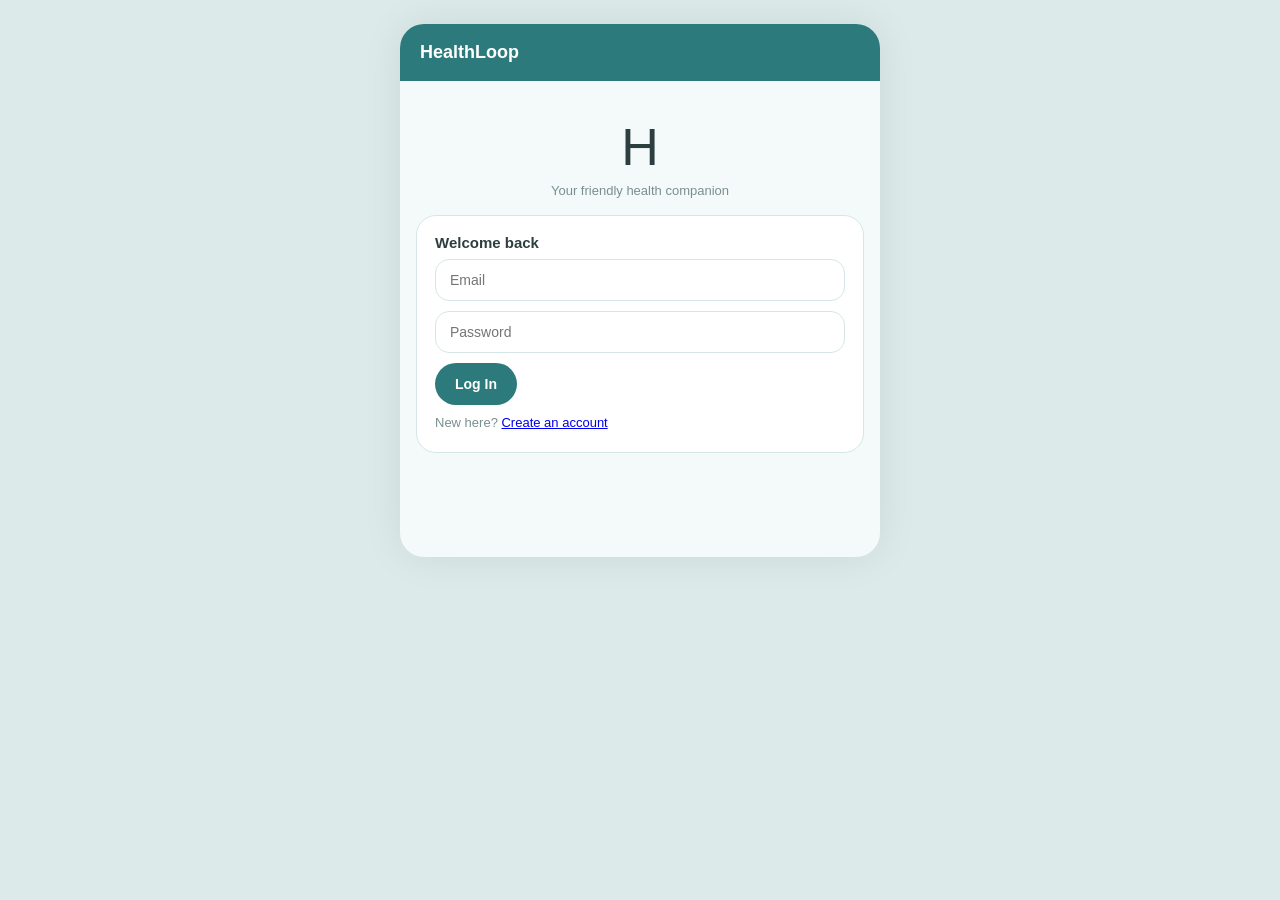
<file: healthloop/frontend/index.html>
<!DOCTYPE html>
<html lang="en">
<head>
<meta charset="UTF-8" />
<meta name="viewport" content="width=device-width, initial-scale=1.0" />
<title>HealthLoop</title>
<link rel="stylesheet" href="style.css" />
</head>
<body>
<div class="app-shell">
  <nav class="side-nav" id="side-nav" style="display:none;">
    <div class="brand">H</div>
    <a href="index.html" class="active"><span>Home</span></a>
    <a href="upload.html"><span>Reports</span></a>
    <a href="reminders.html"><span>Meds</span></a>
    <a href="triage.html"><span>Care</span></a>
    <a href="mental-health.html"><span>Talk</span></a>
    <a href="my-data.html"><span>My Data</span></a>
    <a href="#" onclick="logout(); return false;"><span>Log Out</span></a>
  </nav>

  <div class="content-area">
  <header class="topbar">
    <h1>HealthLoop</h1>
    <span id="user-badge" style="font-size:12px;"></span>
  </header>

  <main>
    <!-- ---------- Auth: login / signup ---------- -->
    <div id="auth-area" style="display:none;">
      <div class="auth-hero">
        <div class="mascot">H</div>
        <p>Your friendly health companion</p>
      </div>
      <div class="card">
        <h3 id="auth-title">Welcome back</h3>

        <div id="login-form">
          <input id="login-email" type="email" placeholder="Email" />
          <input id="login-password" type="password" placeholder="Password" />
          <button onclick="doLogin()">Log In</button>
          <p style="font-size:13px; margin-top:10px;">
            New here? <a href="#" onclick="showSignup(); return false;">Create an account</a>
          </p>
        </div>

        <div id="signup-form" style="display:none;">
          <input id="signup-name" placeholder="Your name" />
          <input id="signup-email" type="email" placeholder="Email" />
          <input id="signup-password" type="password" placeholder="Password" />
          <input id="signup-phone" type="tel" placeholder="Your mobile number" />
          <input id="signup-parent-phone" type="tel" placeholder="Parent / guardian mobile number (optional)" />
          <input id="signup-parent-email" type="email" placeholder="Parent / guardian email (optional, used only if we ever need to reach them about you)" />
          <input id="signup-age" type="number" placeholder="Age" />
          <select id="signup-lang">
            <option value="English">English</option>
            <option value="Hindi">Hindi</option>
            <option value="Telugu">Telugu</option>
            <option value="Tamil">Tamil</option>
            <option value="Kannada">Kannada</option>
            <option value="Bengali">Bengali</option>
          </select>
          <button onclick="doSignup()">Create Account</button>
          <p style="font-size:13px; margin-top:10px;">
            Already have an account? <a href="#" onclick="showLogin(); return false;">Log in</a>
          </p>
        </div>

        <p id="auth-error" style="color:var(--danger); font-size:13px; display:none;"></p>
      </div>
    </div>

    <!-- ---------- Main dashboard (shown once logged in) ---------- -->
    <div id="main-dashboard" style="display:none;">
      <div class="card">
        <h3>Next medicine</h3>
        <p id="next-medicine">No reminders yet — upload a prescription to get started.</p>
      </div>

      <div class="card">
        <h3>Latest report</h3>
        <p id="latest-report">No reports uploaded yet.</p>
      </div>

      <div class="tile-grid">
        <a class="tile" href="upload.html">
                    <span class="label">Upload Report</span>
        </a>
        <a class="tile" href="reminders.html">
                    <span class="label">Medicine Reminders</span>
        </a>
        <a class="tile" href="triage.html">
                    <span class="label">Not Feeling Well?</span>
        </a>
        <a class="tile" href="mental-health.html">
                    <span class="label">Talk / Check-in</span>
        </a>
      </div>
    </div>
  </main>
  </div>

</div>

<script src="app.js"></script>
<script>
function showLogin() {
  document.getElementById("login-form").style.display = "block";
  document.getElementById("signup-form").style.display = "none";
  document.getElementById("auth-title").textContent = "Welcome back";
  hideAuthError();
}
function showSignup() {
  document.getElementById("login-form").style.display = "none";
  document.getElementById("signup-form").style.display = "block";
  document.getElementById("auth-title").textContent = "Create your account";
  hideAuthError();
}
function showAuthError(msg) {
  const el = document.getElementById("auth-error");
  el.textContent = msg;
  el.style.display = "block";
}
function hideAuthError() {
  document.getElementById("auth-error").style.display = "none";
}

async function doLogin() {
  const email = document.getElementById("login-email").value.trim();
  const password = document.getElementById("login-password").value;
  if (!email || !password) return showAuthError("Please enter your email and password.");

  try {
    const result = await apiPost("/auth/login", { email, password });
    setUser(result.user_id, result.language);
    loadDashboard();
  } catch (e) {
    showAuthError(e.message);
  }
}

async function doSignup() {
  const name = document.getElementById("signup-name").value.trim();
  const email = document.getElementById("signup-email").value.trim();
  const password = document.getElementById("signup-password").value;
  const phone = document.getElementById("signup-phone").value.trim();
  const parent_phone = document.getElementById("signup-parent-phone").value.trim();
  const parent_email = document.getElementById("signup-parent-email").value.trim();
  const age = document.getElementById("signup-age").value;
  const language = document.getElementById("signup-lang").value;

  if (!name || !email || !password) return showAuthError("Name, email, and password are required.");
  if (password.length < 6) return showAuthError("Password should be at least 6 characters.");

  try {
    const result = await apiPost("/auth/signup", {
      name, email, password,
      phone: phone || null,
      parent_phone: parent_phone || null,
      parent_email: parent_email || null,
      age: age ? parseInt(age) : null,
      language,
    });
    setUser(result.user_id, result.language);
    loadDashboard();
  } catch (e) {
    showAuthError(e.message);
  }
}

async function loadDashboard() {
  const userId = getUserId();
  if (!userId) {
    document.body.classList.add("auth-mode");
    document.getElementById("auth-area").style.display = "block";
    document.getElementById("main-dashboard").style.display = "none";
    document.getElementById("side-nav").style.display = "none";
    return;
  }
  document.body.classList.remove("auth-mode");
  document.getElementById("auth-area").style.display = "none";
  document.getElementById("main-dashboard").style.display = "block";
  document.getElementById("side-nav").style.display = "flex";
  document.getElementById("user-badge").textContent = getUserLanguage();

  try {
    const reminders = await apiGet(`/reminders?user_id=${userId}`);
    const pending = reminders.filter(r => !r.taken);
    document.getElementById("next-medicine").textContent = pending.length
      ? [pending[0].medicine_name, pending[0].dosage, pending[0].frequency].filter(Boolean).length
        ? `${pending[0].medicine_name || "Medicine"} — ${pending[0].dosage || "dosage not set"} (${pending[0].frequency || "frequency not set"}) at ${pending[0].reminder_time}`
        : `Reminder set for ${pending[0].reminder_time}`
      : "No pending reminders. All caught up!";
  } catch (e) { /* backend may not be reachable yet */ }

  try {
    const reports = await apiGet(`/reports?user_id=${userId}`);
    if (reports.length) {
      const primary = JSON.parse(reports[0].primary_finding || "{}");
      document.getElementById("latest-report").textContent = primary.summary || "Report processed.";
    }
  } catch (e) { /* backend may not be reachable yet */ }
}

loadDashboard();
</script>
</body>
</html>
</file>
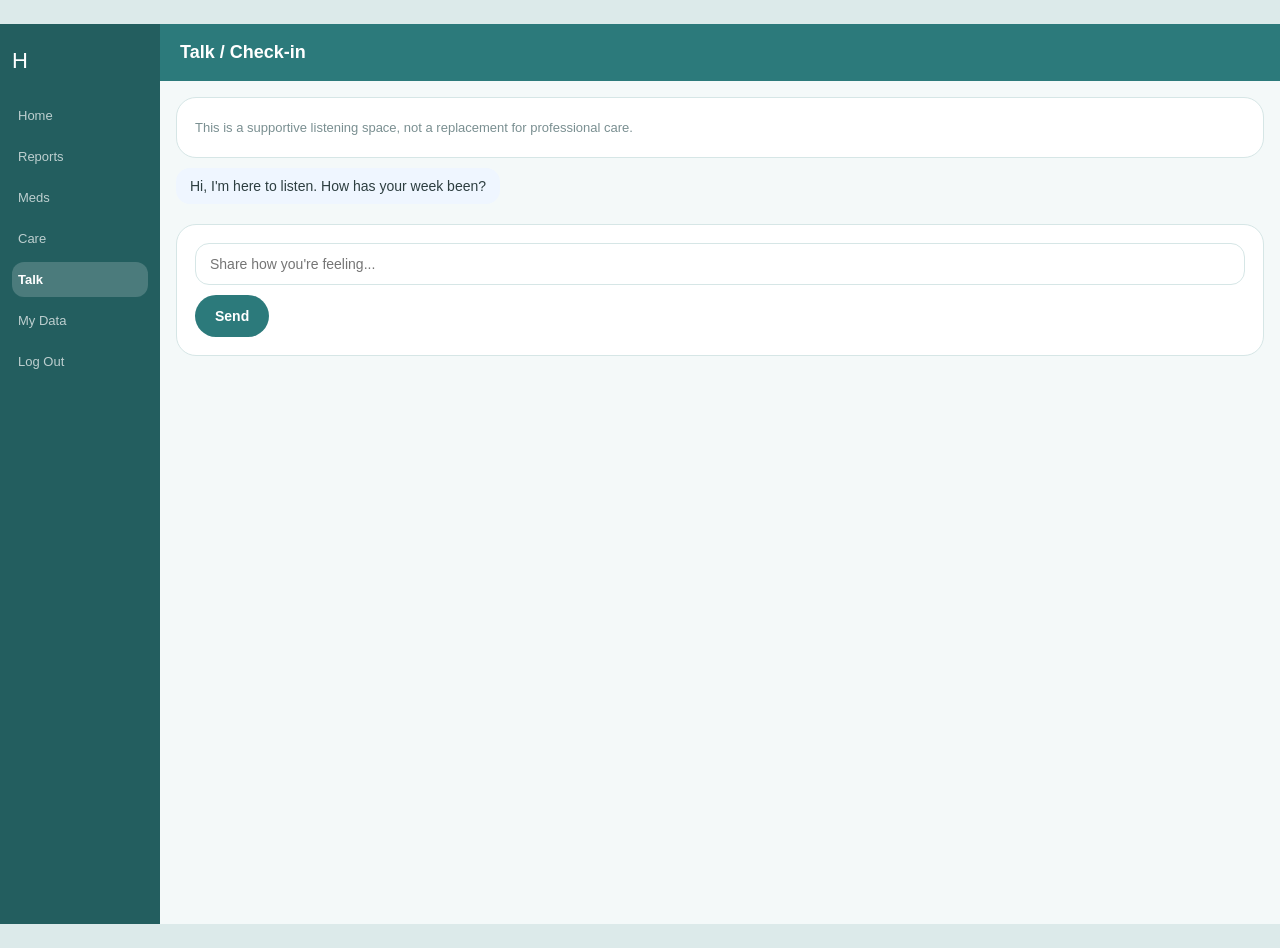
<file: healthloop/frontend/mental-health.html>
<!DOCTYPE html>
<html lang="en">
<head>
<meta charset="UTF-8" />
<meta name="viewport" content="width=device-width, initial-scale=1.0" />
<title>Talk - HealthLoop</title>
<link rel="stylesheet" href="style.css" />
</head>
<body>
<div class="app-shell">
  <nav class="side-nav">
    <div class="brand">H</div>
    <a href="index.html"><span>Home</span></a>
    <a href="upload.html"><span>Reports</span></a>
    <a href="reminders.html"><span>Meds</span></a>
    <a href="triage.html"><span>Care</span></a>
    <a href="mental-health.html" class="active"><span>Talk</span></a>
    <a href="my-data.html"><span>My Data</span></a>
    <a href="#" onclick="logout(); return false;"><span>Log Out</span></a>
  </nav>

  <div class="content-area">
  <header class="topbar"><h1>Talk / Check-in</h1></header>

  <main>
    <div id="crisis-alert" class="crisis-box" style="display:none;">
      <h3>You're not alone</h3>
      <p>It sounds like things might be really hard right now. Please reach out for support:</p>
      <p><b>Tele-MANAS (India, 24/7): 14416</b></p>
      <p>Would you like us to notify a trusted contact or counselor?</p>
      <button onclick="consentToNotify(true)">Yes, please notify someone</button>
      <button class="secondary" onclick="consentToNotify(false)">Not right now</button>
    </div>

    <div class="card" style="margin-bottom:10px;">
      <p style="font-size:13px; color:var(--muted);">This is a supportive listening space, not a replacement for professional care.</p>
    </div>

    <div class="chat-window" id="chat-window"></div>

    <div id="input-area" class="card">
      <input id="msg-input" placeholder="Share how you're feeling..." onkeypress="if(event.key==='Enter') sendMessage()" />
      <button onclick="sendMessage()">Send</button>
    </div>
  </main>
  </div>

</div>

<script src="app.js"></script>
<script>
let history = [];

function addBubble(role, text) {
  const win = document.getElementById("chat-window");
  const bubble = document.createElement("div");
  bubble.className = `chat-bubble ${role}`;
  bubble.textContent = text;
  win.appendChild(bubble);
  win.scrollTop = win.scrollHeight;
}

addBubble("assistant", "Hi, I'm here to listen. How has your week been?");

async function sendMessage() {
  const input = document.getElementById("msg-input");
  const text = input.value.trim();
  if (!text) return;
  addBubble("user", text);
  history.push({ role: "user", content: text });
  input.value = "";
  input.disabled = true;

  try {
    const result = await apiPost("/mental-health/reply", {
      conversation_history: history,
      language: getUserLanguage(),
      user_id: getUserId() ? parseInt(getUserId()) : null,
    });

    addBubble("assistant", result.reply);
    history.push({ role: "assistant", content: result.reply });

    if (result.risk_flag) {
      document.getElementById("crisis-alert").style.display = "block";
      document.getElementById("crisis-alert").scrollIntoView({ behavior: "smooth" });
    }
  } catch (e) {
    addBubble("assistant", "Sorry, something went wrong: " + e.message);
  } finally {
    input.disabled = false;
    input.focus();
  }
}

async function consentToNotify(consented) {
  document.getElementById("crisis-alert").style.display = "none";
  if (consented) {
    const userId = getUserId();
    if (!userId) {
      addBubble("assistant", "I couldn't identify your account to notify anyone - please make sure you're logged in.");
    } else {
      try {
        const result = await apiPost("/mental-health/notify-parent", { user_id: parseInt(userId) });
        if (result.sent) {
          addBubble("assistant", "I've reached out to your parent/guardian. Thank you for trusting me with this.");
        } else {
          addBubble("assistant", result.reason && result.reason.includes("No parent")
            ? "I don't have a parent/guardian email on file for you, so I couldn't send a message. You can add one in your profile, or reach out to someone you trust directly."
            : "I wasn't able to send that message right now, but please still consider reaching out to someone you trust.");
        }
      } catch (e) {
        addBubble("assistant", "I wasn't able to send that message right now, but please still consider reaching out to someone you trust.");
      }
    }
  }
  addBubble("assistant", "I'm here whenever you want to keep talking.");
}
</script>
</body>
</html>
</file>
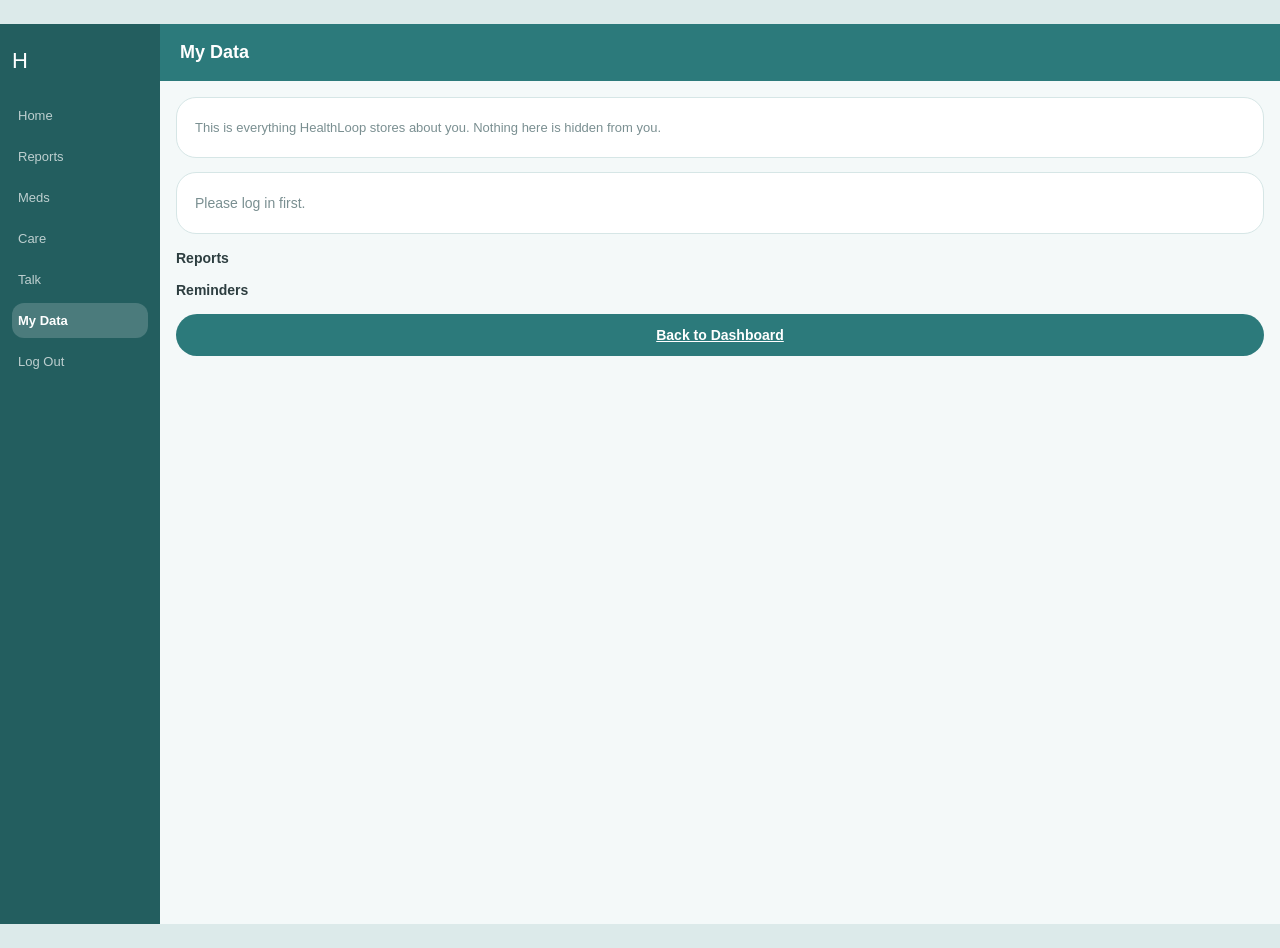
<file: healthloop/frontend/my-data.html>
<!DOCTYPE html>
<html lang="en">
<head>
<meta charset="UTF-8" />
<meta name="viewport" content="width=device-width, initial-scale=1.0" />
<title>My Data - HealthLoop</title>
<link rel="stylesheet" href="style.css" />
</head>
<body>
<div class="app-shell">
  <nav class="side-nav">
    <div class="brand">H</div>
    <a href="index.html"><span>Home</span></a>
    <a href="upload.html"><span>Reports</span></a>
    <a href="reminders.html"><span>Meds</span></a>
    <a href="triage.html"><span>Care</span></a>
    <a href="mental-health.html"><span>Talk</span></a>
    <a href="my-data.html" class="active"><span>My Data</span></a>
    <a href="#" onclick="logout(); return false;"><span>Log Out</span></a>
  </nav>

  <div class="content-area">
  <header class="topbar"><h1>My Data</h1></header>

  <main>
    <div class="card">
      <p style="font-size:13px; color:var(--muted);">This is everything HealthLoop stores about you. Nothing here is hidden from you.</p>
    </div>

    <div id="profile-card" class="card"></div>

    <h3 style="font-size:14px; margin:16px 0 8px;">Reports</h3>
    <div id="reports-list"></div>

    <h3 style="font-size:14px; margin:16px 0 8px;">Reminders</h3>
    <div id="reminders-list"></div>

    <a href="index.html" class="btn" style="display:block; text-align:center; margin-top:16px;">Back to Dashboard</a>
  </main>
  </div>

</div>

<script src="app.js"></script>
<script>
async function loadMyData() {
  const userId = getUserId();
  if (!userId) {
    document.getElementById("profile-card").innerHTML = "<p>Please log in first.</p>";
    return;
  }

  try {
    const data = await apiGet(`/users/${userId}/full-data`);

    document.getElementById("profile-card").innerHTML = `
      <h3>Profile</h3>
      <p><b>Name:</b> ${data.profile.name}</p>
      <p><b>Email:</b> ${data.profile.email}</p>
      <p><b>Phone:</b> ${data.profile.phone || "Not provided"}</p>
      <p><b>Parent/Guardian phone:</b> ${data.profile.parent_phone || "Not provided"}</p>
      <p><b>Parent/Guardian email:</b> ${data.profile.parent_email || "Not provided"}</p>
      <p><b>Age:</b> ${data.profile.age || "Not provided"}</p>
      <p><b>Language:</b> ${data.profile.language}</p>
      <p><b>Account created:</b> ${data.profile.created_at ? new Date(data.profile.created_at).toLocaleDateString() : "-"}</p>
    `;

    const reportsContainer = document.getElementById("reports-list");
    if (!data.reports.length) {
      reportsContainer.innerHTML = `<div class="card"><p>No reports uploaded yet.</p></div>`;
    } else {
      reportsContainer.innerHTML = "";
      data.reports.forEach(r => {
        const primary = JSON.parse(r.primary_finding || "{}");
        const card = document.createElement("div");
        card.className = "card";
        card.innerHTML = `
          <p style="font-size:13px; color:var(--muted);">${new Date(r.created_at).toLocaleDateString()}</p>
          <p>${primary.summary || "Report processed."}</p>
        `;
        reportsContainer.appendChild(card);
      });
    }

    const remindersContainer = document.getElementById("reminders-list");
    if (!data.reminders.length) {
      remindersContainer.innerHTML = `<div class="card"><p>No reminders set yet.</p></div>`;
    } else {
      remindersContainer.innerHTML = "";
      data.reminders.forEach(r => {
        const card = document.createElement("div");
        card.className = "card";
        card.innerHTML = `<p>${r.medicine_name} — ${r.dosage} (${r.frequency}) ${r.taken ? '<span class="badge green">Taken</span>' : '<span class="badge orange">Pending</span>'}</p>`;
        remindersContainer.appendChild(card);
      });
    }
  } catch (e) {
    document.getElementById("profile-card").innerHTML = `<p>Could not load your data: ${e.message}</p>`;
  }
}

loadMyData();
</script>
</body>
</html>
</file>
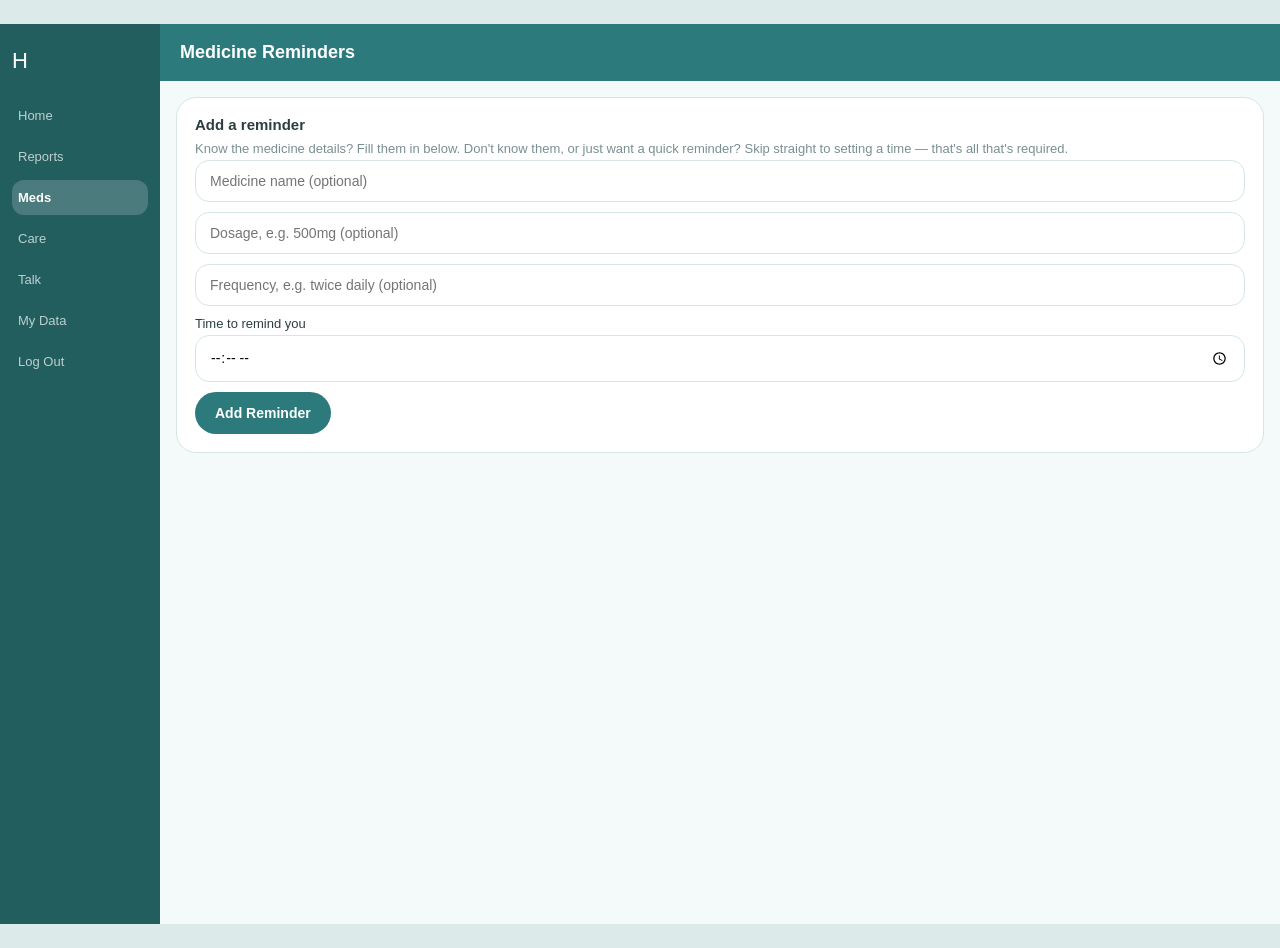
<file: healthloop/frontend/reminders.html>
<!DOCTYPE html>
<html lang="en">
<head>
<meta charset="UTF-8" />
<meta name="viewport" content="width=device-width, initial-scale=1.0" />
<title>Reminders - HealthLoop</title>
<link rel="stylesheet" href="style.css" />
</head>
<body>
<div class="app-shell">
  <nav class="side-nav">
    <div class="brand">H</div>
    <a href="index.html"><span>Home</span></a>
    <a href="upload.html"><span>Reports</span></a>
    <a href="reminders.html" class="active"><span>Meds</span></a>
    <a href="triage.html"><span>Care</span></a>
    <a href="mental-health.html"><span>Talk</span></a>
    <a href="my-data.html"><span>My Data</span></a>
    <a href="#" onclick="logout(); return false;"><span>Log Out</span></a>
  </nav>

  <div class="content-area">
  <header class="topbar"><h1>Medicine Reminders</h1></header>

  <main>
    <div class="card">
      <h3>Add a reminder</h3>
      <p style="font-size:13px; color:var(--muted);">Know the medicine details? Fill them in below. Don't know them, or just want a quick reminder? Skip straight to setting a time — that's all that's required.</p>
      <input id="med-name" placeholder="Medicine name (optional)" />
      <input id="med-dosage" placeholder="Dosage, e.g. 500mg (optional)" />
      <input id="med-frequency" placeholder="Frequency, e.g. twice daily (optional)" />
      <label style="font-size:13px; color:var(--text); display:block; margin-bottom:4px;">Time to remind you</label>
      <input id="med-time" type="time" required />
      <button onclick="addReminder()">Add Reminder</button>
    </div>

    <div id="reminders-list"></div>
  </main>
  </div>

</div>

<script src="app.js"></script>
<script>
async function loadReminders() {
  const userId = getUserId();
  const reminders = await apiGet(`/reminders${userId ? "?user_id=" + userId : ""}`);
  const container = document.getElementById("reminders-list");
  container.innerHTML = "";

  if (!reminders.length) {
    container.innerHTML = `<div class="card"><p>No reminders yet.</p></div>`;
    return;
  }

  reminders.forEach(r => {
    const card = document.createElement("div");
    card.className = "card";
    const title = r.medicine_name || "Reminder";
    const speakText = `Time to take ${title}${r.dosage ? ", " + r.dosage : ""}${r.frequency ? ", " + r.frequency : ""}`;
    const details = [r.dosage, r.frequency].filter(Boolean).join(" — ");
    card.innerHTML = `
      <h3>${title} ${r.taken ? '<span class="badge green">Taken</span>' : '<span class="badge orange">Pending</span>'}</h3>
      ${details ? `<p>${details}</p>` : ""}
      ${r.reminder_time ? `<p>⏰ ${r.reminder_time}</p>` : ""}
      <button class="listen" onclick='toggleSpeak(this, ${JSON.stringify(speakText)}, getUserLanguage())'>Listen</button>
      ${!r.taken ? `<button onclick="markTaken(${r.id})">Mark as Taken</button>` : ""}
    `;
    container.appendChild(card);
  });
}

async function markTaken(id) {
  await apiPost(`/reminders/${id}/taken`, {});
  loadReminders();
}

async function addReminder() {
  const medicine_name = document.getElementById("med-name").value.trim();
  const dosage = document.getElementById("med-dosage").value.trim();
  const frequency = document.getElementById("med-frequency").value.trim();
  const reminder_time = document.getElementById("med-time").value;

  if (!reminder_time) return alert("Please set a time for the reminder.");

  await apiPost("/reminders", {
    user_id: getUserId() ? parseInt(getUserId()) : null,
    medicine_name, dosage, frequency, reminder_time,
  });
  document.getElementById("med-name").value = "";
  document.getElementById("med-dosage").value = "";
  document.getElementById("med-frequency").value = "";
  document.getElementById("med-time").value = "";
  loadReminders();
}

loadReminders();
</script>
</body>
</html>
</file>
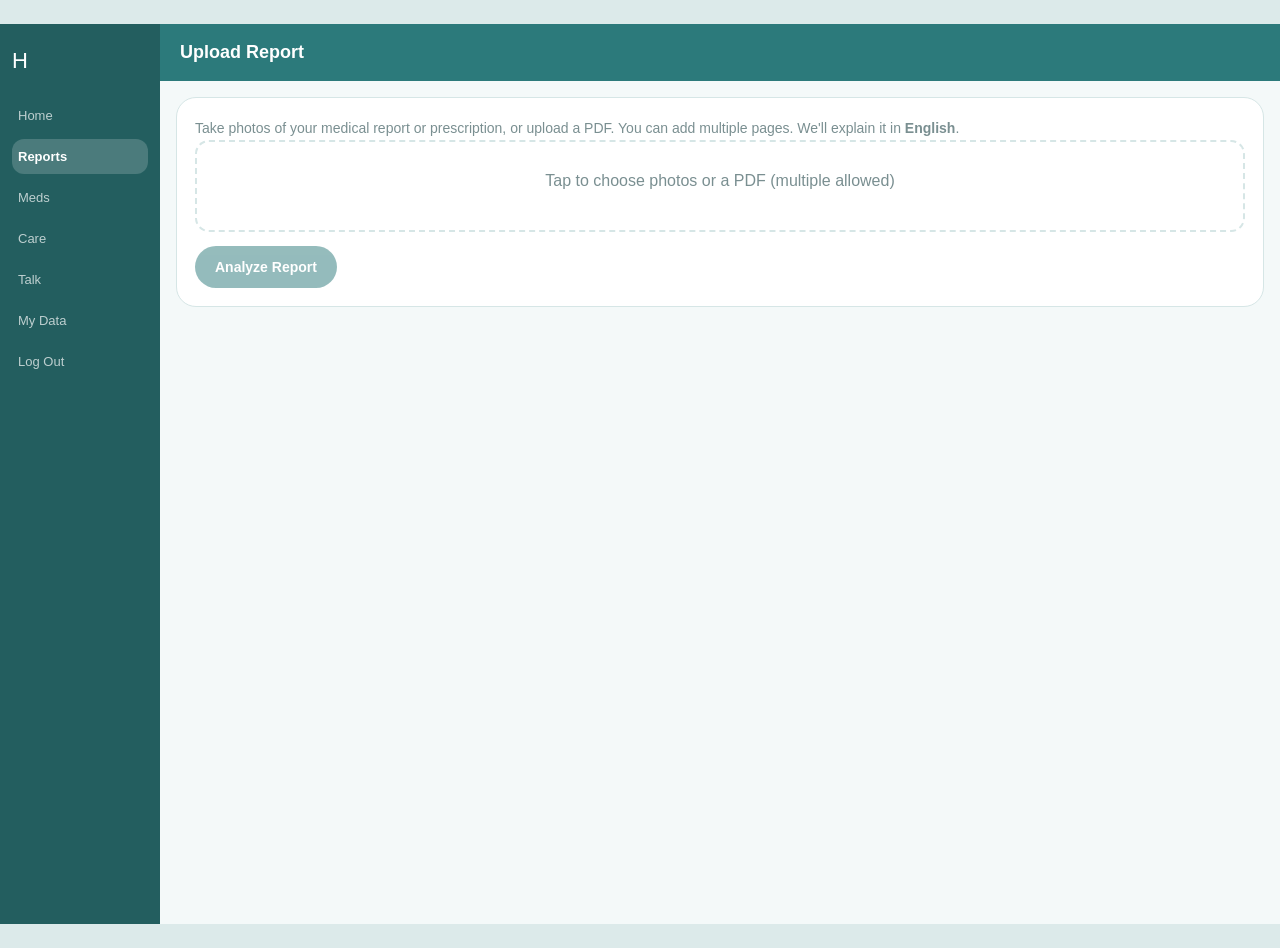
<file: healthloop/frontend/upload.html>
<!DOCTYPE html>
<html lang="en">
<head>
<meta charset="UTF-8" />
<meta name="viewport" content="width=device-width, initial-scale=1.0" />
<title>Upload Report - HealthLoop</title>
<link rel="stylesheet" href="style.css" />
</head>
<body>
<div class="app-shell">
  <nav class="side-nav">
    <div class="brand">H</div>
    <a href="index.html"><span>Home</span></a>
    <a href="upload.html" class="active"><span>Reports</span></a>
    <a href="reminders.html"><span>Meds</span></a>
    <a href="triage.html"><span>Care</span></a>
    <a href="mental-health.html"><span>Talk</span></a>
    <a href="my-data.html"><span>My Data</span></a>
    <a href="#" onclick="logout(); return false;"><span>Log Out</span></a>
  </nav>

  <div class="content-area">
  <header class="topbar">
    <h1>Upload Report</h1>
  </header>

  <main>
    <div class="card">
      <p>Take photos of your medical report or prescription, or upload a PDF. You can add multiple pages. We'll explain it in <b id="lang-label"></b>.</p>
      <div class="upload-drop" onclick="document.getElementById('file-input').click()">
        <div id="drop-label">Tap to choose photos or a PDF (multiple allowed)</div>
        <div id="preview-list" style="display:flex; flex-wrap:wrap; gap:8px; margin-top:10px;"></div>
      </div>
      <input type="file" id="file-input" accept="image/*,application/pdf" multiple style="display:none;" onchange="onFilesChosen(event)" />
      <button id="analyze-btn" onclick="analyzeReport()" disabled>Analyze Report</button>
    </div>

    <div id="loading" class="card" style="display:none;">
      <p class="loading">Reading your report and analyzing it... this can take a few seconds.</p>
    </div>

    <!-- This whole block is now populated both right after a fresh analysis AND on page
         load from saved history, using the same renderResults() function either way -
         this is the fix for "results disappear when I navigate away and come back". -->
    <div id="results" style="display:none;">
      <div class="card">
        <h3>Your Main Result <span class="badge blue">Primary</span></h3>
        <p id="primary-summary"></p>

        <div id="symptoms-block" style="display:none; margin-top:12px;">
          <h4 style="font-size:13px;">What You May Notice</h4>
          <ul id="symptoms-list" style="font-size:14px; color:var(--muted); padding-left:18px;"></ul>
        </div>

        <div id="cause-block" style="display:none; margin-top:12px;">
          <h4 style="font-size:13px;">Why This Happens</h4>
          <p id="cause-text" style="font-size:14px; color:var(--muted); margin:4px 0;"></p>
        </div>

        <div id="effects-block" style="display:none; margin-top:12px;">
          <h4 style="font-size:13px;">If Left Unaddressed</h4>
          <p id="effects-text" style="font-size:14px; color:var(--muted); margin:4px 0;"></p>
        </div>

        <div id="reduce-block" style="display:none; margin-top:12px;">
          <h4 style="font-size:13px;">How To Reduce It</h4>
          <ul id="reduce-list" style="font-size:14px; color:var(--muted); padding-left:18px;"></ul>
        </div>

        <h4 style="font-size:13px; margin-top:12px;">Diet & Lifestyle Tips</h4>
        <ul id="primary-tips" style="font-size:14px; color:var(--muted); padding-left:18px;"></ul>

        <div id="activity-block" style="display:none; margin-top:12px;">
          <h4 style="font-size:13px;">Exercise & Relaxation</h4>
          <ul id="activity-list" style="font-size:14px; color:var(--muted); padding-left:18px;"></ul>
        </div>

        <div id="doctor-block" style="display:none; margin-top:12px;">
          <h4 style="font-size:13px;">When To See A Doctor</h4>
          <p id="doctor-text" style="font-size:14px; color:var(--muted); margin:4px 0;"></p>
        </div>

        <button class="listen" onclick="toggleSpeak(this, buildFullReportSpeechText(), getUserLanguage())">Listen to Full Report</button>
      </div>

      <div id="other-findings-card" class="card" style="display:none;">
        <h3>We Also Noticed <span class="badge orange">Extra</span></h3>
        <div id="other-findings-list"></div>
      </div>

      <div id="normal-findings-card" class="card" style="display:none;">
        <h3>What Looks Fine <span class="badge green">Good</span></h3>
        <ul id="normal-findings-list" style="font-size:14px; color:var(--muted); padding-left:18px;"></ul>
      </div>

      <div id="diet-plan-card" class="card" style="display:none;">
        <h3>Your Weekly Diet Plan</h3>
        <div id="diet-plan-list"></div>
        <button id="download-pdf-btn" style="margin-top:10px;">Download Diet Plan as PDF</button>
      </div>

      <div id="medicines-card" class="card" style="display:none;">
        <h3>Medicines Detected</h3>
        <p style="font-size:13px;">We've automatically added these to your reminders.</p>
        <div id="medicines-list"></div>
      </div>

      <div class="card">
        <p style="font-size:12px; color:var(--muted);" id="disclaimer-text"></p>
      </div>
    </div>

    <!-- Past reports, always visible below the current result (or alone, if none uploaded this session) -->
    <div id="history-section" style="display:none;">
      <h3 style="font-size:15px; margin:20px 0 10px;">Previous Reports</h3>
      <div id="history-list"></div>
    </div>

    <div id="empty-state" class="card" style="display:none;">
      <p>No reports uploaded yet. Upload one above to get started.</p>
    </div>
  </main>
  </div>

</div>

<script src="app.js"></script>
<script>
document.getElementById("lang-label").textContent = getUserLanguage();
let chosenFiles = [];
let currentReportId = null;
let currentAnalysis = null; // kept in memory so the "Listen to Full Report" button can read everything, not just the top summary

function onFilesChosen(event) {
  chosenFiles = Array.from(event.target.files);
  if (!chosenFiles.length) return;

  const previewList = document.getElementById("preview-list");
  previewList.innerHTML = "";

  chosenFiles.forEach(f => {
    if (f.type === "application/pdf") {
      const chip = document.createElement("div");
      chip.style.cssText = "background:var(--bg); border:1px solid var(--border); border-radius:10px; padding:8px 12px; font-size:12px;";
      chip.textContent = f.name;
      previewList.appendChild(chip);
    } else {
      const img = document.createElement("img");
      img.src = URL.createObjectURL(f);
      img.style.cssText = "width:70px; height:70px; object-fit:cover; border-radius:10px;";
      previewList.appendChild(img);
    }
  });

  document.getElementById("drop-label").textContent = `${chosenFiles.length} file(s) selected — tap to change`;
  document.getElementById("analyze-btn").disabled = false;
}

async function analyzeReport() {
  if (!chosenFiles.length) return;
  document.getElementById("loading").style.display = "block";
  document.getElementById("results").style.display = "none";

  const formData = new FormData();
  chosenFiles.forEach(f => formData.append("files", f));
  formData.append("language", getUserLanguage());
  if (getUserId()) formData.append("user_id", getUserId());

  try {
    const result = await apiPost("/reports/analyze", formData, true);
    if (result.files_failed && result.files_failed.length) {
      alert(`Note: couldn't read ${result.files_failed.length} file(s): ${result.files_failed.join(", ")}. The rest were analyzed successfully.`);
    }
    if (result.was_truncated) {
      alert("This report was quite long, so only the first portion was analyzed. If something important was cut off, try uploading it as separate smaller sections.");
    }
    renderResults(result.analysis, result.medicines_detected, result.report_id);
    // Refresh history so the new report shows up in the list below too
    loadHistory();
  } catch (e) {
    alert("Could not analyze report: " + e.message);
  } finally {
    document.getElementById("loading").style.display = "none";
  }
}

function renderResults(analysis, medicines, reportId) {
  currentReportId = reportId;
  currentAnalysis = analysis;
  document.getElementById("results").style.display = "block";

  document.getElementById("primary-summary").textContent = analysis.primary_finding?.summary || "";

  const symptoms = analysis.primary_finding?.symptoms_to_watch || [];
  const symptomsBlock = document.getElementById("symptoms-block");
  if (symptoms.length) {
    symptomsBlock.style.display = "block";
    const list = document.getElementById("symptoms-list");
    list.innerHTML = "";
    symptoms.forEach(s => { const li = document.createElement("li"); li.textContent = s; list.appendChild(li); });
  } else {
    symptomsBlock.style.display = "none";
  }

  const cause = analysis.primary_finding?.cause || "";
  const causeBlock = document.getElementById("cause-block");
  if (cause) {
    causeBlock.style.display = "block";
    document.getElementById("cause-text").textContent = cause;
  } else {
    causeBlock.style.display = "none";
  }

  const effects = analysis.primary_finding?.effects_if_untreated || "";
  const effectsBlock = document.getElementById("effects-block");
  if (effects) {
    effectsBlock.style.display = "block";
    document.getElementById("effects-text").textContent = effects;
  } else {
    effectsBlock.style.display = "none";
  }

  const reduceTips = analysis.primary_finding?.how_to_reduce || [];
  const reduceBlock = document.getElementById("reduce-block");
  if (reduceTips.length) {
    reduceBlock.style.display = "block";
    const list = document.getElementById("reduce-list");
    list.innerHTML = "";
    reduceTips.forEach(t => { const li = document.createElement("li"); li.textContent = t; list.appendChild(li); });
  } else {
    reduceBlock.style.display = "none";
  }

  const tipsList = document.getElementById("primary-tips");
  tipsList.innerHTML = "";
  (analysis.primary_finding?.diet_tips || []).forEach(tip => {
    const li = document.createElement("li");
    li.textContent = tip;
    tipsList.appendChild(li);
  });

  const activities = analysis.primary_finding?.activity_recommendations || [];
  const activityBlock = document.getElementById("activity-block");
  if (activities.length) {
    activityBlock.style.display = "block";
    const list = document.getElementById("activity-list");
    list.innerHTML = "";
    activities.forEach(a => { const li = document.createElement("li"); li.textContent = a; list.appendChild(li); });
  } else {
    activityBlock.style.display = "none";
  }

  const whenToSeeDoctor = analysis.primary_finding?.when_to_see_a_doctor || "";
  const doctorBlock = document.getElementById("doctor-block");
  if (whenToSeeDoctor) {
    doctorBlock.style.display = "block";
    document.getElementById("doctor-text").textContent = whenToSeeDoctor;
  } else {
    doctorBlock.style.display = "none";
  }

  const otherFindings = analysis.other_findings || [];
  const otherCard = document.getElementById("other-findings-card");
  if (otherFindings.length) {
    otherCard.style.display = "block";
    const container = document.getElementById("other-findings-list");
    container.innerHTML = "";
    otherFindings.forEach(f => {
      const div = document.createElement("div");
      div.style.marginBottom = "12px";
      div.innerHTML = `
        <b style="font-size:14px;">${f.value_name}</b>
        <p style="font-size:13px; color:var(--muted); margin:4px 0;">${f.summary}</p>
        <p style="font-size:13px;">Helpful foods: ${(f.food_suggestions || []).join(", ")}</p>
        ${f.when_to_see_a_doctor ? `<p style="font-size:13px; margin-top:4px;"><b>When to see a doctor:</b> ${f.when_to_see_a_doctor}</p>` : ""}
      `;
      container.appendChild(div);
    });
  } else {
    otherCard.style.display = "none";
  }

  const normalFindings = analysis.normal_findings || [];
  const normalCard = document.getElementById("normal-findings-card");
  if (normalFindings.length) {
    normalCard.style.display = "block";
    const list = document.getElementById("normal-findings-list");
    list.innerHTML = "";
    normalFindings.forEach(line => {
      const li = document.createElement("li");
      li.textContent = line;
      list.appendChild(li);
    });
  } else {
    normalCard.style.display = "none";
  }

  const dietPlan = analysis.diet_plan || {};
  const dietCard = document.getElementById("diet-plan-card");
  if (dietPlan && Object.keys(dietPlan).length) {
    dietCard.style.display = "block";
    const container = document.getElementById("diet-plan-list");
    container.innerHTML = "";
    Object.entries(dietPlan).forEach(([day, meals]) => {
      const row = document.createElement("p");
      row.style.fontSize = "14px";
      row.style.margin = "6px 0";
      row.innerHTML = `<b>${day}</b> — Veg: ${meals.veg || "-"} | Non-veg: ${meals.non_veg || "-"}`;
      container.appendChild(row);
    });

    const downloadBtn = document.getElementById("download-pdf-btn");
    if (reportId) {
      downloadBtn.style.display = "inline-flex";
      downloadBtn.onclick = () => {
        window.open(`${API_BASE}/reports/${reportId}/diet-plan-pdf`, "_blank");
      };
    } else {
      downloadBtn.style.display = "none"; // no report_id (e.g. shouldn't happen, but stay safe)
    }
  } else {
    dietCard.style.display = "none";
  }

  const medicinesCard = document.getElementById("medicines-card");
  if (medicines && medicines.length) {
    medicinesCard.style.display = "block";
    const container = document.getElementById("medicines-list");
    container.innerHTML = "";
    medicines.forEach(m => {
      const div = document.createElement("div");
      div.style.fontSize = "13px";
      div.style.marginBottom = "6px";
      div.textContent = `${m.medicine_name} — ${m.dosage} (${m.frequency})`;
      container.appendChild(div);
    });
  } else {
    medicinesCard.style.display = "none";
  }

  document.getElementById("disclaimer-text").textContent = analysis.disclaimer || "Please consult a doctor for medical decisions.";
}

// Builds one long piece of text covering every section (main finding, diet tips, other
// findings, what's normal, disclaimer) so "Listen" reads the whole report, not just the
// top summary - this is what was missing before.
function buildFullReportSpeechText() {
  if (!currentAnalysis) return "";
  const parts = [];

  if (currentAnalysis.primary_finding?.summary) {
    parts.push(currentAnalysis.primary_finding.summary);
  }
  const symptoms = currentAnalysis.primary_finding?.symptoms_to_watch || [];
  if (symptoms.length) {
    parts.push("What you may notice: " + symptoms.join(". "));
  }
  if (currentAnalysis.primary_finding?.cause) {
    parts.push("Why this happens: " + currentAnalysis.primary_finding.cause);
  }
  if (currentAnalysis.primary_finding?.effects_if_untreated) {
    parts.push("If left unaddressed: " + currentAnalysis.primary_finding.effects_if_untreated);
  }
  const reduceTips = currentAnalysis.primary_finding?.how_to_reduce || [];
  if (reduceTips.length) {
    parts.push("How to reduce it: " + reduceTips.join(". "));
  }
  const tips = currentAnalysis.primary_finding?.diet_tips || [];
  if (tips.length) {
    parts.push("Diet and lifestyle tips: " + tips.join(". "));
  }
  const activities = currentAnalysis.primary_finding?.activity_recommendations || [];
  if (activities.length) {
    parts.push("Exercise and relaxation: " + activities.join(". "));
  }
  if (currentAnalysis.primary_finding?.when_to_see_a_doctor) {
    parts.push("When to see a doctor: " + currentAnalysis.primary_finding.when_to_see_a_doctor);
  }

  const otherFindings = currentAnalysis.other_findings || [];
  if (otherFindings.length) {
    parts.push("We also noticed the following.");
    otherFindings.forEach(f => {
      parts.push(`${f.value_name}. ${f.summary}`);
      if (f.food_suggestions?.length) {
        parts.push("Helpful foods: " + f.food_suggestions.join(", "));
      }
      if (f.when_to_see_a_doctor) {
        parts.push("When to see a doctor: " + f.when_to_see_a_doctor);
      }
    });
  }

  const normalFindings = currentAnalysis.normal_findings || [];
  if (normalFindings.length) {
    parts.push("The following came back fine. " + normalFindings.join(". "));
  }

  if (currentAnalysis.disclaimer) {
    parts.push(currentAnalysis.disclaimer);
  }

  return parts.join(". ");
}

// ---- Fix for the persistence bug: on every page load, fetch this user's report
// history from the backend and show at least the most recent one immediately,
// instead of showing a blank page until a new upload happens. ----
async function loadHistory() {
  const userId = getUserId();
  if (!userId) return;

  try {
    const reports = await apiGet(`/reports?user_id=${userId}`);

    if (!reports.length) {
      document.getElementById("empty-state").style.display = "block";
      document.getElementById("history-section").style.display = "none";
      return;
    }
    document.getElementById("empty-state").style.display = "none";

    // Show the most recent report as the main "results" view, same as right after upload
    const latest = reports[0];
    const analysis = {
      primary_finding: JSON.parse(latest.primary_finding || "{}"),
      other_findings: JSON.parse(latest.other_findings || "[]"),
      normal_findings: JSON.parse(latest.normal_findings || "[]"),
      diet_plan: JSON.parse(latest.diet_plan || "{}"),
      disclaimer: "Please consult a doctor for medical decisions.",
    };
    renderResults(analysis, [], latest.id);

    // Older reports (if any) shown as a compact history list below
    const older = reports.slice(1);
    const historySection = document.getElementById("history-section");
    const historyList = document.getElementById("history-list");
    historyList.innerHTML = "";

    if (older.length) {
      historySection.style.display = "block";
      older.forEach(r => {
        const primary = JSON.parse(r.primary_finding || "{}");
        const card = document.createElement("div");
        card.className = "card";
        const date = r.created_at ? new Date(r.created_at).toLocaleDateString() : "";
        card.innerHTML = `
          <p style="font-size:12px; color:var(--muted); margin:0 0 4px;">${date}</p>
          <p style="font-size:14px; margin:0;">${primary.summary || "Report processed."}</p>
        `;
        historyList.appendChild(card);
      });
    } else {
      historySection.style.display = "none";
    }
  } catch (e) {
    // Backend unreachable - fail quietly here rather than blocking the upload UI above
    console.error("Could not load report history:", e);
  }
}

loadHistory();
</script>
</body>
</html>
</file>
<file: healthloop/frontend/style.css>
:root {
  --primary: #2C7A7B;
  --primary-dark: #235E5F;
  --green: #6FA88A;
  --orange: #E8955C;
  --bg: #F4F9F9;
  --page-bg: #DCEAEA;
  --card-bg: #FFFFFF;
  --text: #2D3E40;
  --muted: #7A8F91;
  --border: #D6E6E6;
  --danger: #C1554A;
}

* { box-sizing: border-box; }

body {
  font-family: -apple-system, BlinkMacSystemFont, "Segoe UI", Roboto, sans-serif;
  background: var(--page-bg);
  color: var(--text);
  margin: 0;
  padding: 0;
  min-height: 100vh;
  display: flex;
  justify-content: center;
  align-items: flex-start;
}

.app-shell {
  max-width: 100%;
  width: 100%;
  margin: 0 auto;
  min-height: 100vh;
  background: var(--bg);
  display: flex;
  flex-direction: row;
  box-shadow: none;
}

.content-area {
  flex: 1;
  min-width: 0;
  display: flex;
  flex-direction: column;
}

/* Login/signup screen only: small centered card, no sidebar */
body.auth-mode .app-shell {
  max-width: 480px;
  box-shadow: 0 0 40px rgba(0,0,0,0.08);
}

@media (min-width: 540px) {
  body { padding: 24px 0; }
  body.auth-mode .app-shell {
    min-height: auto;
    border-radius: 24px;
    overflow: hidden;
  }
}

header.topbar {
  padding: 18px 20px;
  background: var(--primary);
  color: white;
  display: flex;
  align-items: center;
  justify-content: space-between;
}

header.topbar h1 {
  font-size: 18px;
  margin: 0;
}

main {
  flex: 1;
  padding: 16px;
  padding-bottom: 90px;
}

.card {
  background: var(--card-bg);
  border: 1px solid var(--border);
  border-radius: 20px;
  padding: 18px;
  margin-bottom: 14px;
  transition: transform 0.15s ease, box-shadow 0.15s ease;
}

.card h3 {
  margin: 0 0 8px 0;
  font-size: 15px;
}

.card p {
  margin: 4px 0;
  font-size: 14px;
  color: var(--muted);
}

.tile-grid {
  display: grid;
  grid-template-columns: 1fr 1fr;
  gap: 12px;
}

.tile {
  background: white;
  border: 1px solid var(--border);
  border-radius: 20px;
  padding: 16px;
  text-decoration: none;
  color: var(--text);
  display: flex;
  flex-direction: column;
  gap: 6px;
  transition: transform 0.15s ease, box-shadow 0.15s ease;
}

.tile:hover { transform: translateY(-3px); box-shadow: 0 8px 20px rgba(44,122,123,0.15); }

.tile .icon { font-size: 28px; }
.tile .label { font-size: 13px; font-weight: 600; }

button, .btn {
  background: var(--primary);
  color: white;
  border: none;
  border-radius: 999px;
  padding: 13px 20px;
  font-size: 14px;
  font-weight: 600;
  cursor: pointer;
  display: inline-flex;
  align-items: center;
  gap: 6px;
  transition: transform 0.12s ease, opacity 0.12s ease;
}

button:hover { transform: translateY(-1px); opacity: 0.92; }
button:active { transform: translateY(0); }

button.secondary { background: var(--muted); }
button.listen { background: var(--green); font-size: 13px; padding: 8px 12px; }
button.danger { background: var(--danger); }
button:disabled { opacity: 0.5; cursor: not-allowed; }

input, select, textarea {
  width: 100%;
  padding: 12px 14px;
  border: 1px solid var(--border);
  border-radius: 14px;
  font-size: 14px;
  margin-bottom: 10px;
  font-family: inherit;
  transition: border-color 0.15s ease;
}

input:focus, select:focus, textarea:focus {
  outline: none;
  border-color: var(--primary);
}

.auth-hero {
  text-align: center;
  padding: 20px 0 4px;
}
.auth-hero .mascot {
  font-size: 52px;
  display: inline-block;
  animation: gentle-float 3s ease-in-out infinite;
}
@keyframes gentle-float {
  0%, 100% { transform: translateY(0); }
  50% { transform: translateY(-8px); }
}
.auth-hero p {
  color: var(--muted);
  font-size: 13px;
  margin-top: 6px;
}

.side-nav {
  width: 84px;
  flex-shrink: 0;
  background: var(--primary-dark);
  padding: 20px 0;
  display: flex;
  flex-direction: column;
  align-items: center;
  gap: 6px;
}

.side-nav .brand {
  color: white;
  font-size: 22px;
  margin-bottom: 18px;
}

.side-nav a {
  text-decoration: none;
  color: rgba(255,255,255,0.7);
  font-size: 10px;
  display: flex;
  flex-direction: column;
  align-items: center;
  gap: 4px;
  padding: 10px 6px;
  border-radius: 12px;
  width: 64px;
  text-align: center;
}

.side-nav a .icon { font-size: 20px; }
.side-nav a.active { background: rgba(255,255,255,0.18); color: white; font-weight: 600; }
.side-nav a:hover { background: rgba(255,255,255,0.1); }

@media (min-width: 640px) {
  .side-nav { width: 160px; align-items: flex-start; padding: 24px 12px; }
  .side-nav a { flex-direction: row; width: 100%; font-size: 13px; justify-content: flex-start; }
}

.badge {
  display: inline-block;
  padding: 2px 8px;
  border-radius: 999px;
  font-size: 11px;
  font-weight: 600;
}
.badge.orange { background: #ffedd5; color: var(--orange); }
.badge.green { background: #dcfce7; color: var(--green); }
.badge.blue { background: #dbeafe; color: var(--primary); }

.chat-bubble {
  padding: 10px 14px;
  border-radius: 14px;
  margin-bottom: 8px;
  max-width: 85%;
  font-size: 14px;
}
.chat-bubble.assistant { background: #eff6ff; align-self: flex-start; }
.chat-bubble.user { background: var(--primary); color: white; align-self: flex-end; margin-left: auto; }

.chat-window {
  display: flex;
  flex-direction: column;
  gap: 4px;
  margin-bottom: 12px;
}

.loading { color: var(--muted); font-size: 13px; font-style: italic; }

.crisis-box {
  background: #fef2f2;
  border: 2px solid var(--danger);
  border-radius: 14px;
  padding: 16px;
  margin-bottom: 14px;
}
.crisis-box h3 { color: var(--danger); margin-top: 0; }

.upload-drop {
  border: 2px dashed var(--border);
  border-radius: 14px;
  padding: 30px 16px;
  text-align: center;
  color: var(--muted);
  cursor: pointer;
  margin-bottom: 14px;
}
</file>
